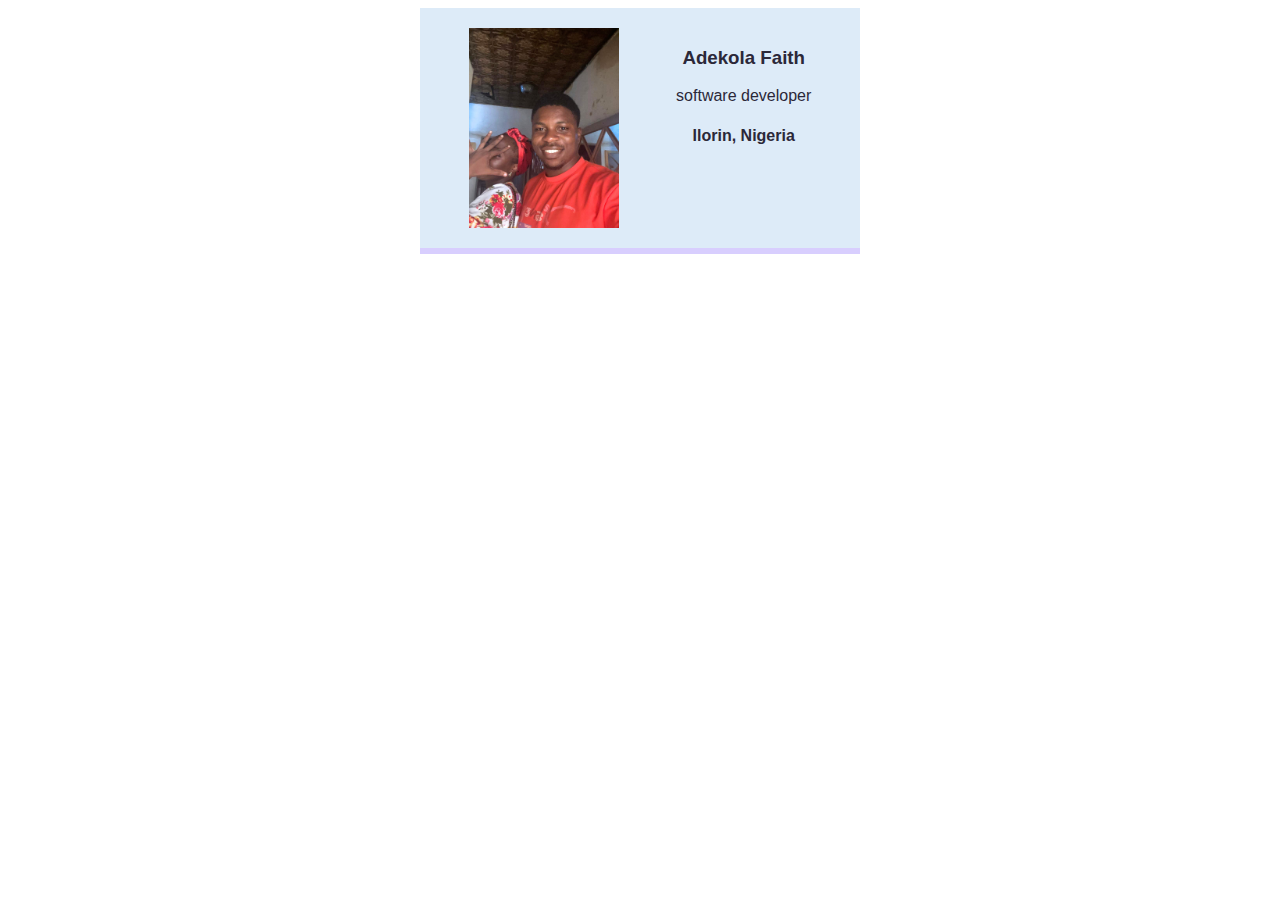
<file: index.html>
<!DOCTYPE html>
<html lang="en">
<head>
    <meta charset="UTF-8">
    <meta name="viewport" content="width=, initial-scale=1.0">
    <title>Document</title>
    <link rel="stylesheet" href="./style.css">
</head>
<body>
    <div class="container">
    <img src="./images/WhatsApp Image 2024-03-02 at 09.45.58.jpeg" class="faterize" alt="adekola faith">
       <div class="style">
        <h3>Adekola Faith</h3>
        <p>software developer</p>
        <h4>Ilorin, Nigeria</h4>
        <article></article>
        </div>
    </div>
</body>
</html>
</file>
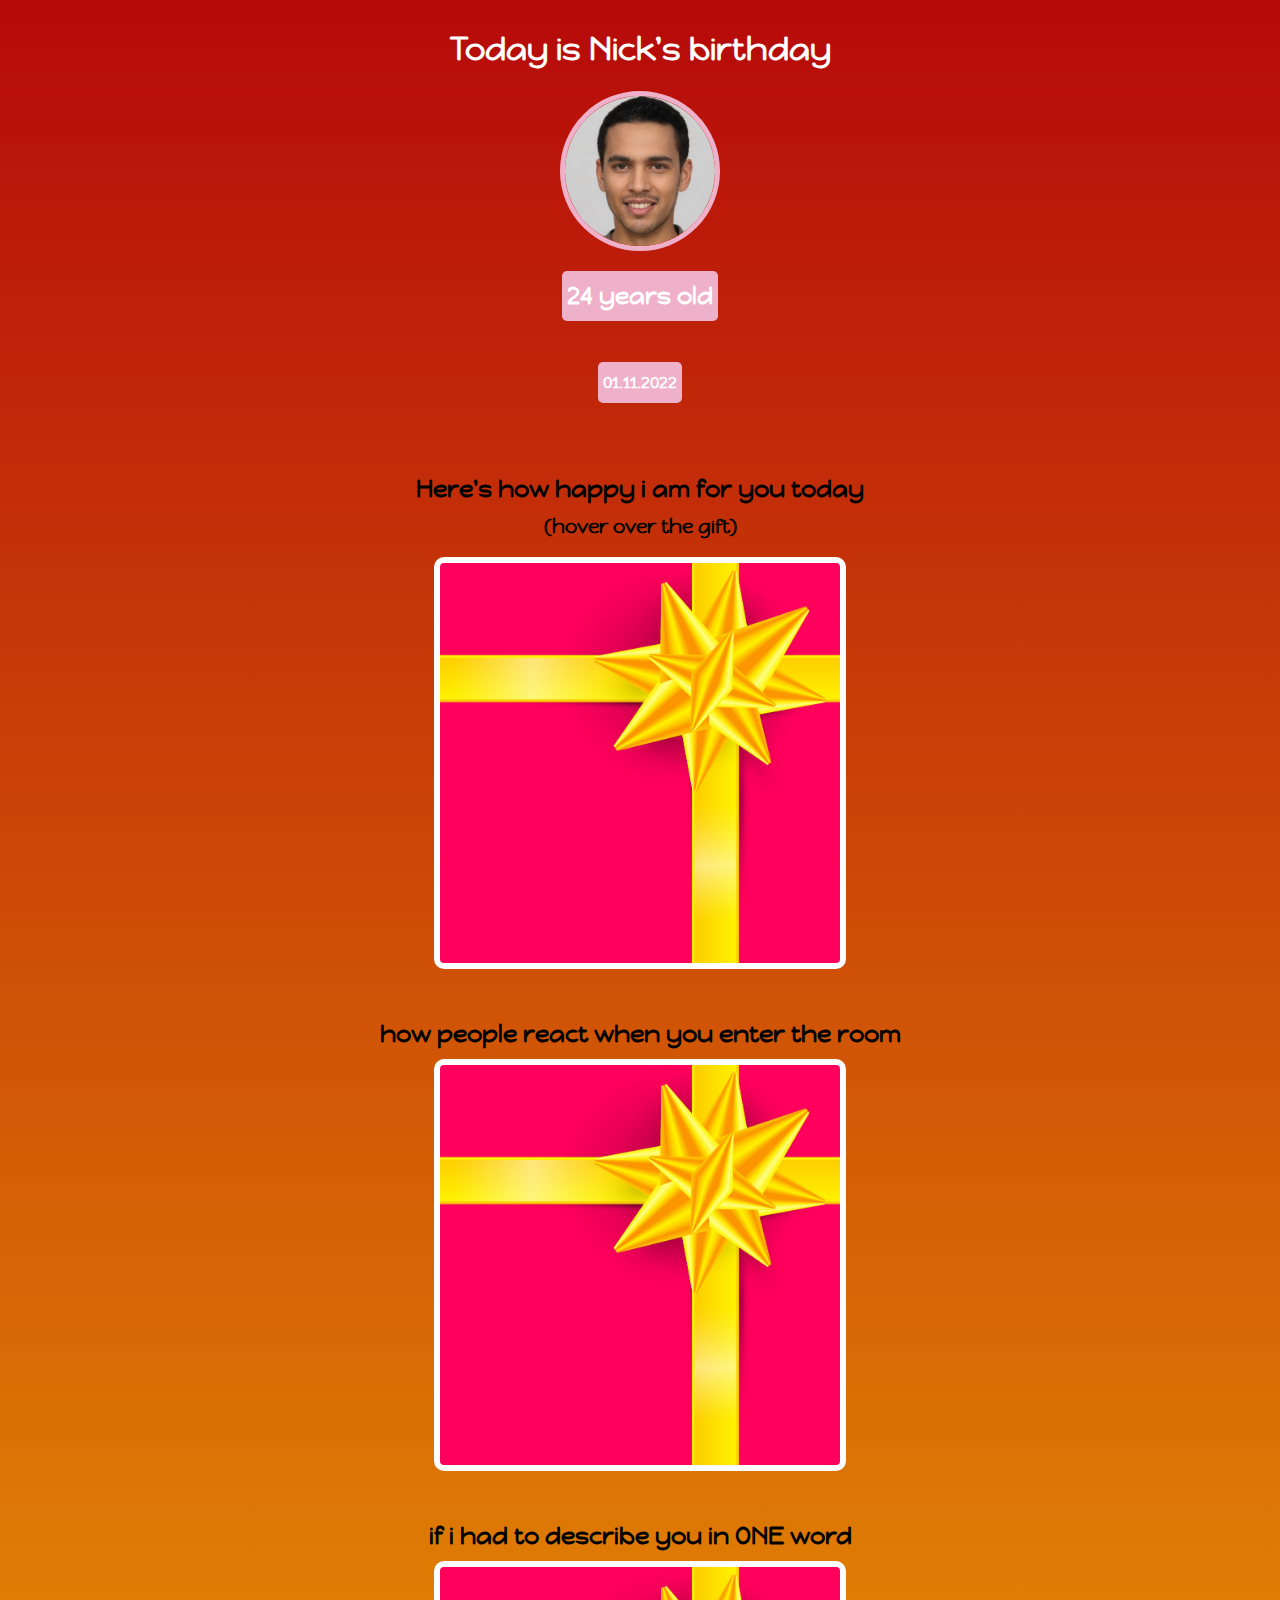
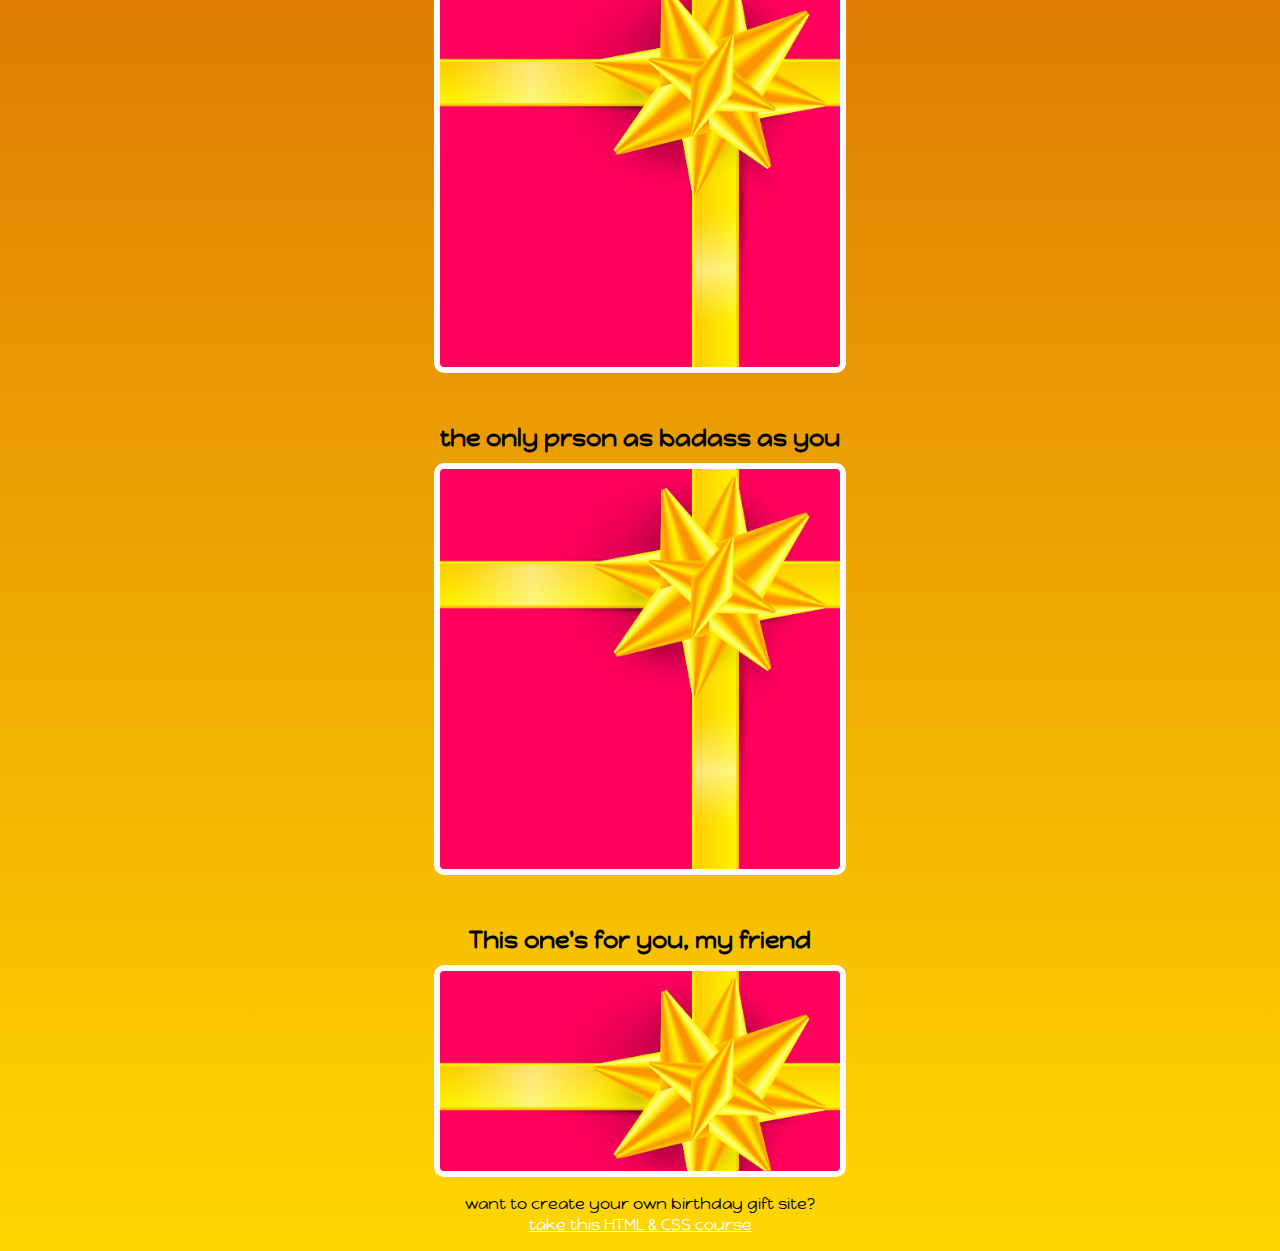
<file: Birthday Gif Initial/index.html>
<!DOCTYPE html>
<html lang="en">
<head>
    <meta charset="UTF-8">
    <meta name="viewport" content="width=device-width, initial-scale=1.0">
    <title>Birthday Gift</title>
    <link rel="stylesheet" href="style.css">
</head>
<body>
    <header>
    <h1>Today is Nick's birthday</h1>
    <img id="birthday" src="./images/nick.jpg" alt="">
    <h2 class="special">24 years old</h2>
    <h4 class="special">01.11.2022</h4>
    </header>
    <div class="gift-section">
        <h2 class="gift-title">Here's how happy i am for you today</h2>
        <h3 class="gift-hint">(hover over the gift)</h3>
        <div class="gift-img" id="bff-happy"></div>
        <div class="gift-section">
            <h2 class="gift-title"> how people react when you enter the room</h2>
            <div class="gift-img" id="bff-hot"></div>
        </div>
        <div class="gift-section">
            <h2 class="gift-title"> if i had to describe you in ONE word</h2>
            <div class="gift-img" id="bff-genius"></div>
        </div>
        <div class="gift-section">
            <h2 class="gift-title"> the only prson as badass as you</h2>
            <div class="gift-img" id="bff-bond"></div>
        </div>
        <div class="gift-section">
            <h2 class="gift-title"> This one's for you, my friend</h2>
            <div class="gift-img" id="bff-cheers"></div>
        </div>
    </div>
    <footer><p>want to create your own birthday gift site?
        <br><a href="http://scrimba.com/htmlandcss" target="_blank">take this HTML & CSS course</a></p></footer>
</body>
</html>
</file>
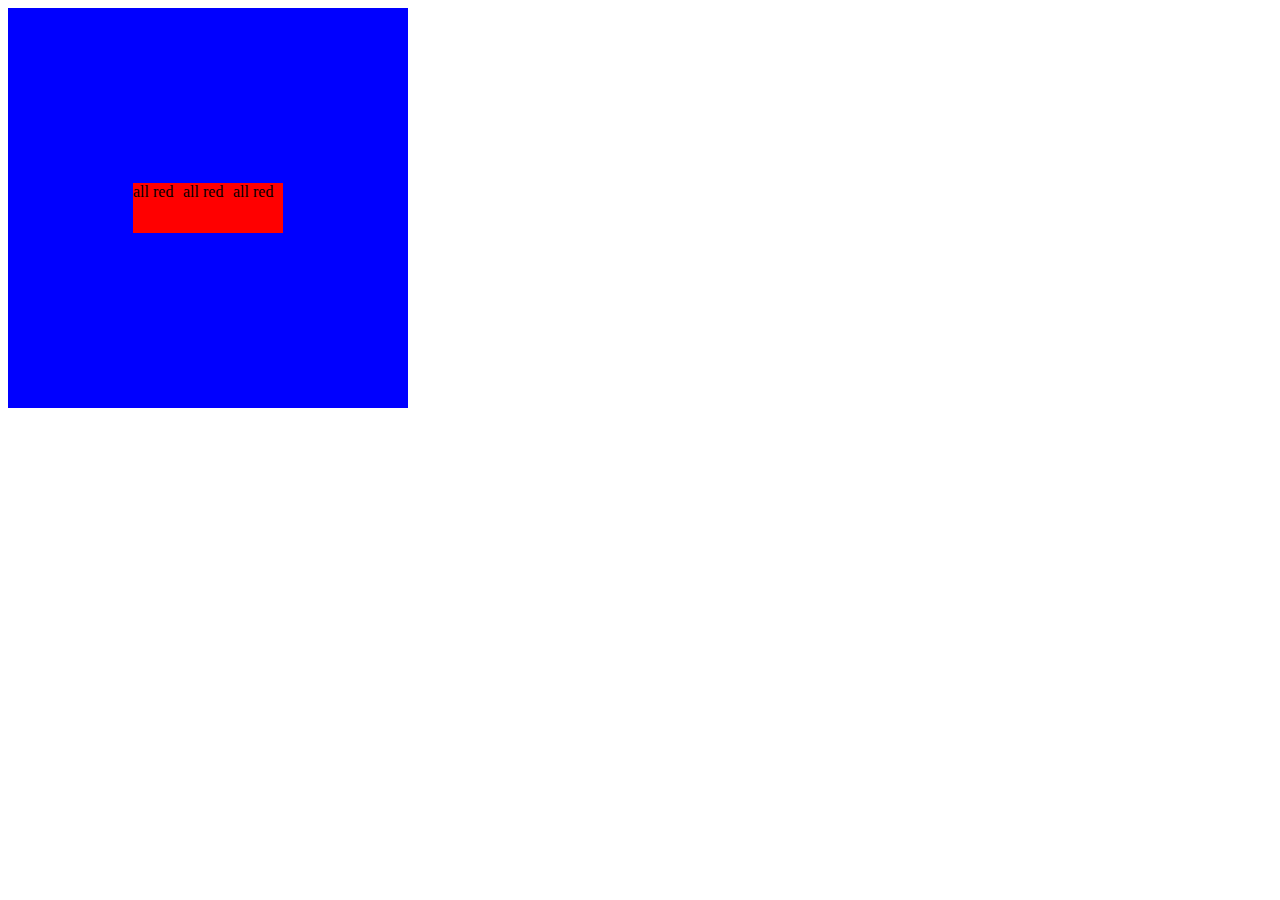
<file: index2.html>
<!DOCTYPE html>
<html lang="en">
<head>
    <meta charset="UTF-8">
    <meta name="viewport" content="width=device-width, initial-scale=1.0">
    <title>Document</title>
    <link rel="stylesheet" href="./style2.css">
</head>
<body>
    
</body>
</html>
<div class="container">
    <div class="red"> all red</div>
    <div class="red"> all red</div>
    <div class="red"> all red</div>
</div>
</file>
<file: style.css>
.faterize{
    width: 150px;
}
.container {
    padding: 20px;
    margin: 0 auto;
    width: 400px;
    display: flex;
    justify-content: space-around;
text-align: center;
margin-left: auto;
margin-right: auto;
color: #2b2839;
background-color: #ddebf8;
border-bottom: 6px #d8cefe solid;
font-family: Verdana, Geneva, Tahoma, sans-serif;
}
</file>
<file: Birthday Gif Initial/style.css>
@import url('https://fonts.googleapis.com/css2?family=Happy+Monkey&display=swap');
body { 
    text-align: center;
    font-family: "Happy Monkey";
    background: linear-gradient(rgb(182, 10, 10), gold)

}
header { 
    color: white;
    display: flex;
    flex-direction: column;
    align-items: center;
}
#birthday { 
    width: 150px;
    border-radius: 50%;
    background-size: cover;
    border: 5px solid #efb0c9;
}
.special { 
    background-color: #efb0c9;
    padding: 10px 5px;
    border-radius: 5px;
}
.gift-img { 
    width: 400px;
    height: 400px;
    background-size: cover;
    margin: 0 auto;
    background-image: url(./images/gift-cover.jpg);
    border: 6px solid white;
    border-radius: 10px;
}
.gift-section { 
    margin-top: 50px;
}
.gift-title { 
    margin-bottom: 10px;
}
.gift-hint { 
    margin-top: 0;
}
#bff-happy:hover { 
    background-image:url(./images/happy.gif) ;
}
#bff-hot:hover { 
    background-image: url(./images/hot.gif);
}
#bff-genius:hover { 
    background-image: url(./images/genius.gif);
}
#bff-bond:hover { 
    background-image: url(./images/badass.gif);
}
#bff-cheers:hover { 
    background-image: url(./images/cheers.gif);
}
#bff-cheers { 
    height: 200px;
}
a { 
    color: white;
}
</file>
<file: style2.css>
.container {
    height: 400px;
    width: 400px;
    background-color: blue;
    display: flex;
    justify-content: center;
    align-items: center;
}
.red {
height: 50px;
width: 50px;
background-color: red;
}
</file>
